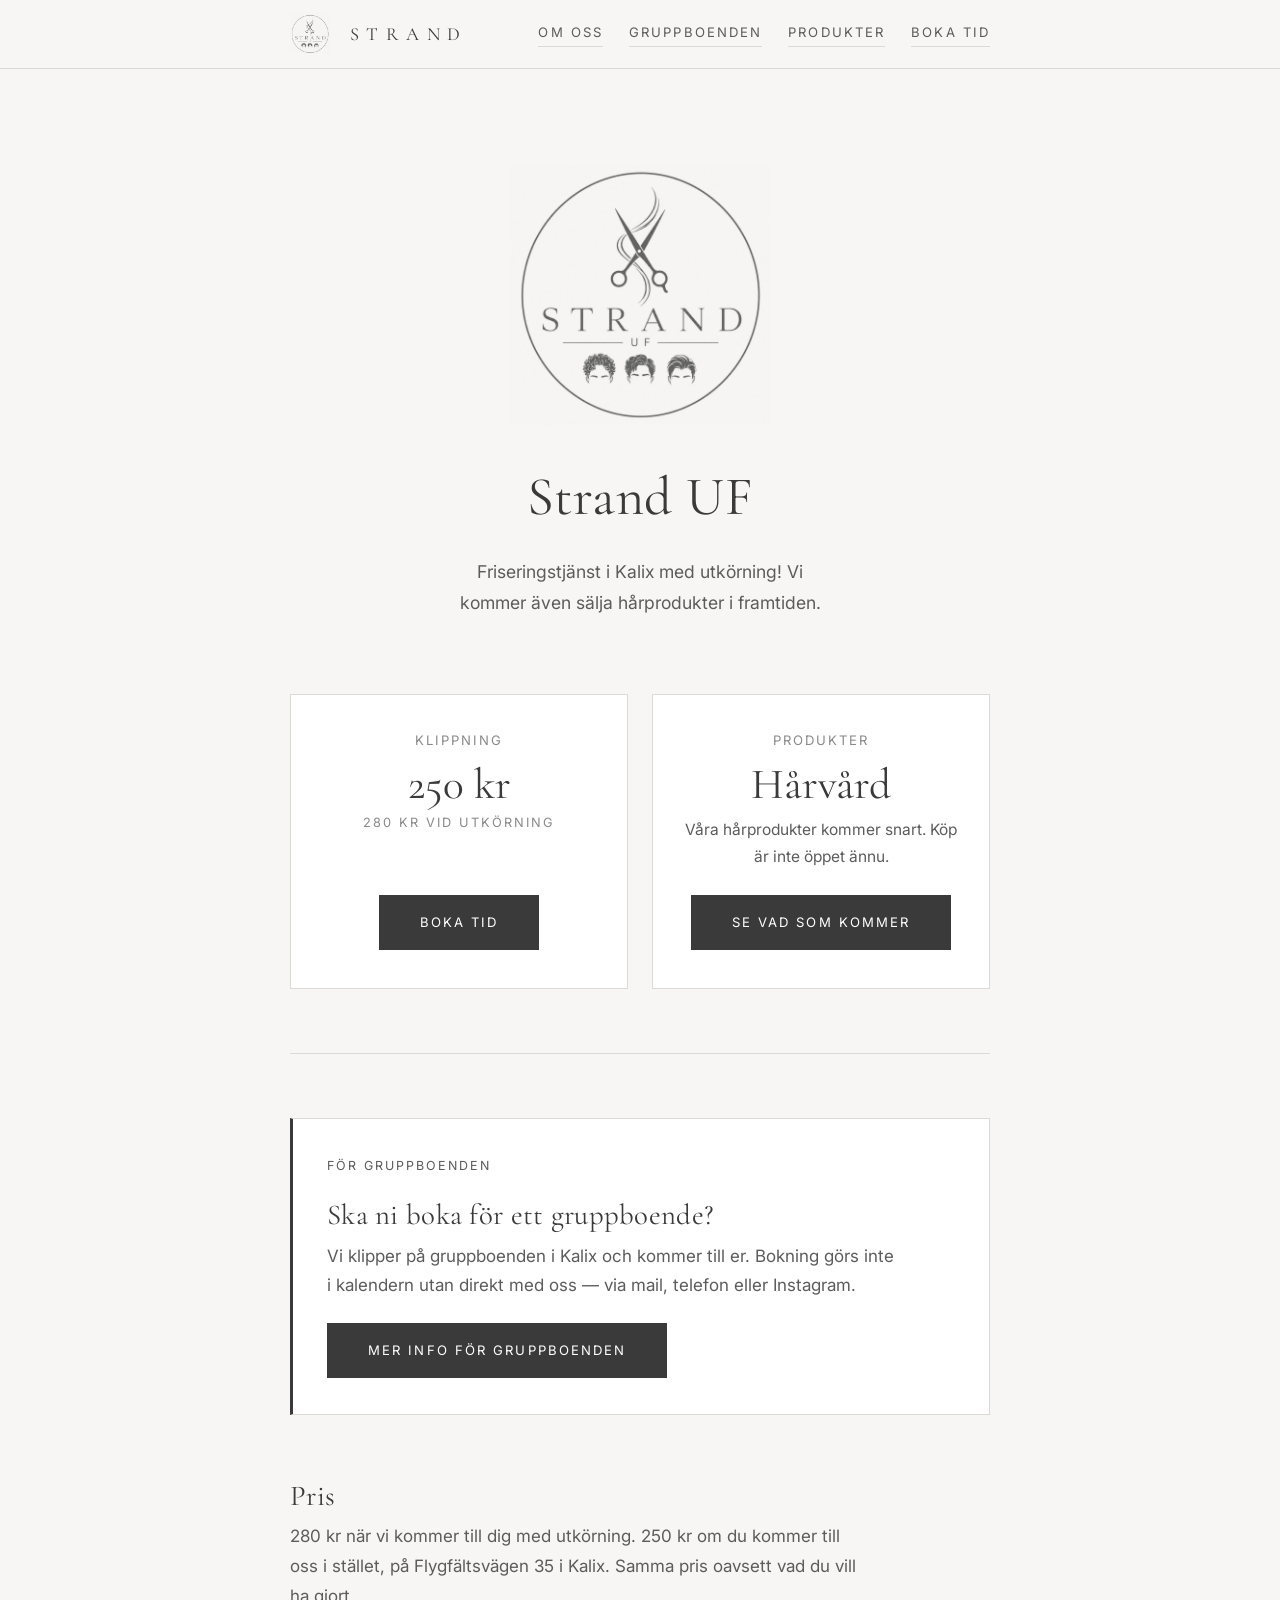
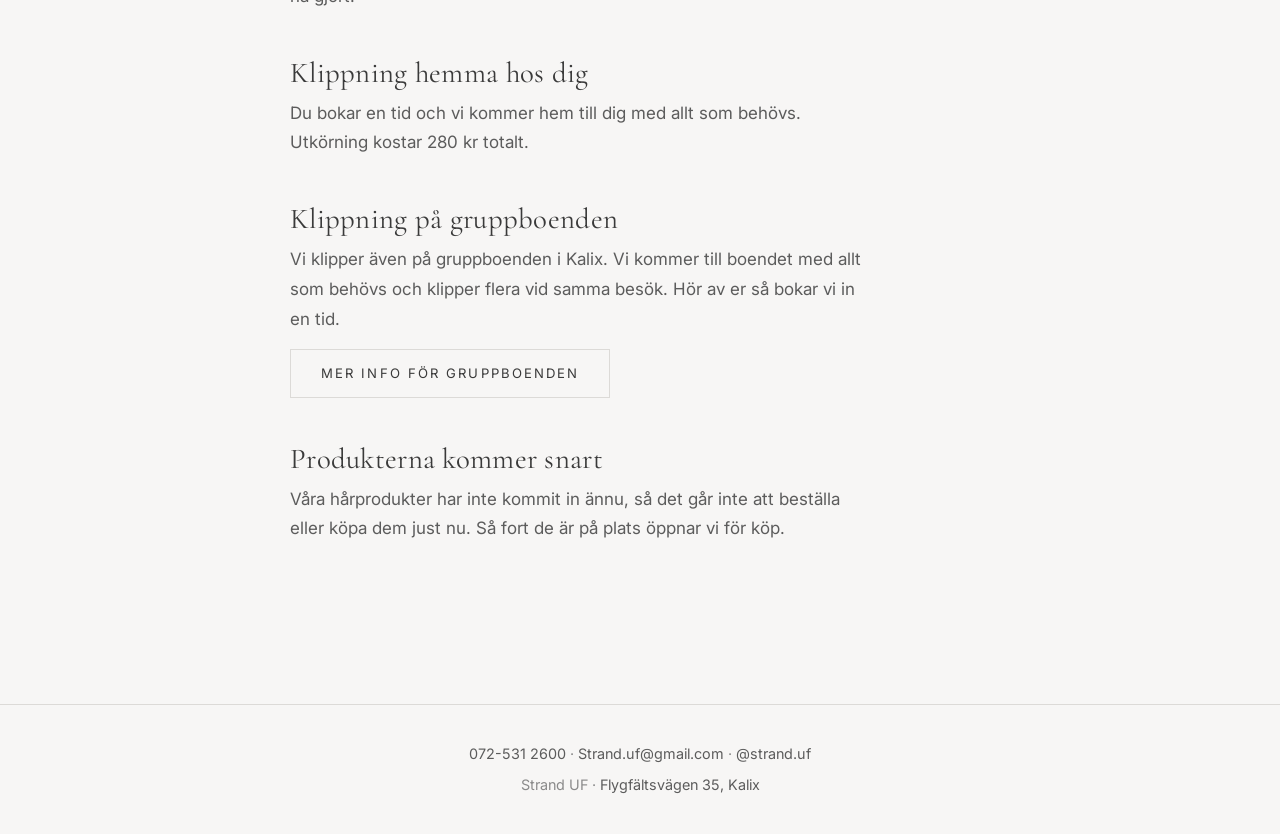
<file: index.html>
<!DOCTYPE html>
<html lang="sv">
<head>
  <meta charset="UTF-8">
  <meta name="viewport" content="width=device-width, initial-scale=1">
  <title>Frisör i Kalix med utkörning – Strand UF</title>
  <meta name="description" content="Strand UF klipper hår i Kalix. 280 kr när vi kommer hem till dig, 250 kr om du kommer till oss på Flygfältsvägen 35. Boka tid direkt i kalendern.">
  <link rel="canonical" href="https://stranduf.se/">
  <meta name="robots" content="index, follow, max-image-preview:large, max-snippet:-1">
  <meta name="author" content="Strand UF">
  <meta name="theme-color" content="#3a3a3a">
  <meta name="geo.region" content="SE-BD">
  <meta name="geo.placename" content="Kalix">

  <!-- Open Graph: rubrik och bild när länken delas i sociala medier. -->
  <meta property="og:type" content="website">
  <meta property="og:site_name" content="Strand UF">
  <meta property="og:locale" content="sv_SE">
  <meta property="og:title" content="Frisör i Kalix med utkörning – Strand UF">
  <meta property="og:description" content="Strand UF klipper hår i Kalix. 280 kr när vi kommer hem till dig, 250 kr om du kommer till oss på Flygfältsvägen 35. Boka tid direkt i kalendern.">
  <meta property="og:url" content="https://stranduf.se/">
  <meta property="og:image" content="https://stranduf.se/images/logo.png">
  <meta property="og:image:width" content="1080">
  <meta property="og:image:height" content="1080">
  <meta property="og:image:alt" content="Strand UF:s logotyp">
  <meta name="twitter:card" content="summary_large_image">
  <meta name="twitter:title" content="Frisör i Kalix med utkörning – Strand UF">
  <meta name="twitter:description" content="Strand UF klipper hår i Kalix. 280 kr när vi kommer hem till dig, 250 kr om du kommer till oss på Flygfältsvägen 35. Boka tid direkt i kalendern.">
  <meta name="twitter:image" content="https://stranduf.se/images/logo.png">

  <link rel="preconnect" href="https://fonts.googleapis.com">
  <link rel="preconnect" href="https://fonts.gstatic.com" crossorigin>
  <link href="https://fonts.googleapis.com/css2?family=Cormorant+Garamond:wght@400;500&family=Inter:wght@400;500&display=swap" rel="stylesheet">
  <link rel="icon" href="images/logo.png">
  <link rel="apple-touch-icon" href="images/logo.png">
  <link rel="stylesheet" href="css/style.css">

  <!-- Strukturerad data: Google kan visa öppettider, pris och kontaktuppgifter. -->
  <script type="application/ld+json">
  {
    "@context": "https://schema.org",
    "@type": "HairSalon",
    "@id": "https://stranduf.se/#strand-uf",
    "name": "Strand UF",
    "description": "UF-företag i Kalix som klipper hår med utkörning och säljer hårprodukter.",
    "url": "https://stranduf.se/",
    "logo": "https://stranduf.se/images/logo.png",
    "image": "https://stranduf.se/images/logo.png",
    "telephone": "+46725312600",
    "email": "Strand.uf@gmail.com",
    "priceRange": "250–280 kr",
    "currenciesAccepted": "SEK",
    "address": {
      "@type": "PostalAddress",
      "streetAddress": "Flygfältsvägen 35",
      "addressLocality": "Kalix",
      "addressCountry": "SE"
    },
    "areaServed": {
      "@type": "City",
      "name": "Kalix"
    },
    "sameAs": ["https://www.instagram.com/strand.uf"],
    "makesOffer": [
      {
        "@type": "Offer",
        "name": "Klippning med utkörning",
        "description": "Vi kommer hem till dig i Kalix med allt som behövs.",
        "price": "280",
        "priceCurrency": "SEK",
        "availability": "https://schema.org/InStock"
      },
      {
        "@type": "Offer",
        "name": "Klippning hos oss",
        "description": "Du kommer till oss på Flygfältsvägen 35 i Kalix.",
        "price": "250",
        "priceCurrency": "SEK",
        "availability": "https://schema.org/InStock"
      },
      {
        "@type": "Offer",
        "name": "Klippning på gruppboende",
        "description": "Vi kommer till boendet och klipper flera vid samma besök.",
        "price": "280",
        "priceCurrency": "SEK",
        "availability": "https://schema.org/InStock"
      }
    ]
  }
  </script>

</head>
<body>

  <header class="site-header">
    <div class="wrap">
      <a class="wordmark" href="index.html">
        <img class="wordmark-logo" src="images/logo.png" alt="" width="1080" height="1080" decoding="async">
        <span>Strand</span>
      </a>
      <nav>
        <a href="om-oss.html">Om oss</a>
        <a href="gruppboenden.html">Gruppboenden</a>
        <a href="produkter.html">Produkter</a>
        <a href="boka.html">Boka tid</a>
      </nav>
    </div>
  </header>

  <main>
    <div class="wrap">

      <section class="hero">

        <!-- LOGGAN: spara originalbilden som images/logo.png.
             Ingenting är ändrat på den, hela loggan visas som den är. -->
        <img class="mark" src="images/logo.png" alt="Strand UF:s logotyp" width="1080" height="1080" fetchpriority="high" decoding="async">

        <h1>Strand UF</h1>
        <p class="lead">Friseringstjänst i Kalix med utkörning! Vi kommer även sälja hårprodukter i framtiden.</p>
      </section>

      <!-- Två likvärdiga val: boka klippning eller köpa produkter. -->
      <section class="paths">

        <div class="path">
          <h2>Klippning</h2>
          <p class="price">250 kr</p>
          <p class="price-note">280 kr vid utkörning</p>
          <a class="btn" href="boka.html">Boka tid</a>
        </div>

        <div class="path">
          <h2>Produkter</h2>
          <p class="price">Hårvård</p>
          <p class="path-text">Våra hårprodukter kommer snart. Köp är inte öppet ännu.</p>
          <a class="btn" href="produkter.html">Se vad som kommer</a>
        </div>

      </section>

      <!-- Gruppboenden bokas inte i kalendern — egen sida med kontaktvägarna. -->
      <section class="notice">
        <p class="notice-label">För gruppboenden</p>
        <h2>Ska ni boka för ett gruppboende?</h2>
        <p>Vi klipper på gruppboenden i Kalix och kommer till er. Bokning görs inte i
           kalendern utan direkt med oss — via mail, telefon eller Instagram.</p>
        <a class="btn" href="gruppboenden.html">Mer info för gruppboenden</a>
      </section>

      <section class="rows">

        <div class="row">
          <h2>Pris</h2>
          <p>280 kr när vi kommer till dig med utkörning. 250 kr om du kommer till oss
             i stället, på Flygfältsvägen 35 i Kalix. Samma pris oavsett vad du vill ha gjort.</p>
        </div>

        <div class="row">
          <h2>Klippning hemma hos dig</h2>
          <p>Du bokar en tid och vi kommer hem till dig med allt som behövs. Utkörning
             kostar 280 kr totalt.</p>
        </div>

        <div class="row">
          <h2>Klippning på gruppboenden</h2>
          <p>Vi klipper även på gruppboenden i Kalix. Vi kommer till boendet med allt som
             behövs och klipper flera vid samma besök. Hör av er så bokar vi in en tid.</p>
          <a class="btn btn-ghost" href="gruppboenden.html">Mer info för gruppboenden</a>
        </div>

        <div class="row">
          <h2>Produkterna kommer snart</h2>
          <p>Våra hårprodukter har inte kommit in ännu, så det går inte att beställa eller köpa dem just nu.
             Så fort de är på plats öppnar vi för köp.</p>
        </div>

      </section>

    </div>
  </main>

  <footer class="site-footer">
    <div class="wrap">
      <p><a href="tel:+46725312600">072-531 2600</a> · <a href="mailto:Strand.uf@gmail.com">Strand.uf@gmail.com</a> · <a href="https://instagram.com/strand.uf" target="_blank" rel="noopener">@strand.uf</a></p>
      <p>Strand UF · <a href="https://maps.google.com/?q=Flygfältsvägen+35+Kalix" target="_blank" rel="noopener">Flygfältsvägen 35, Kalix</a></p>
    </div>
  </footer>

</body>
</html>
</file>
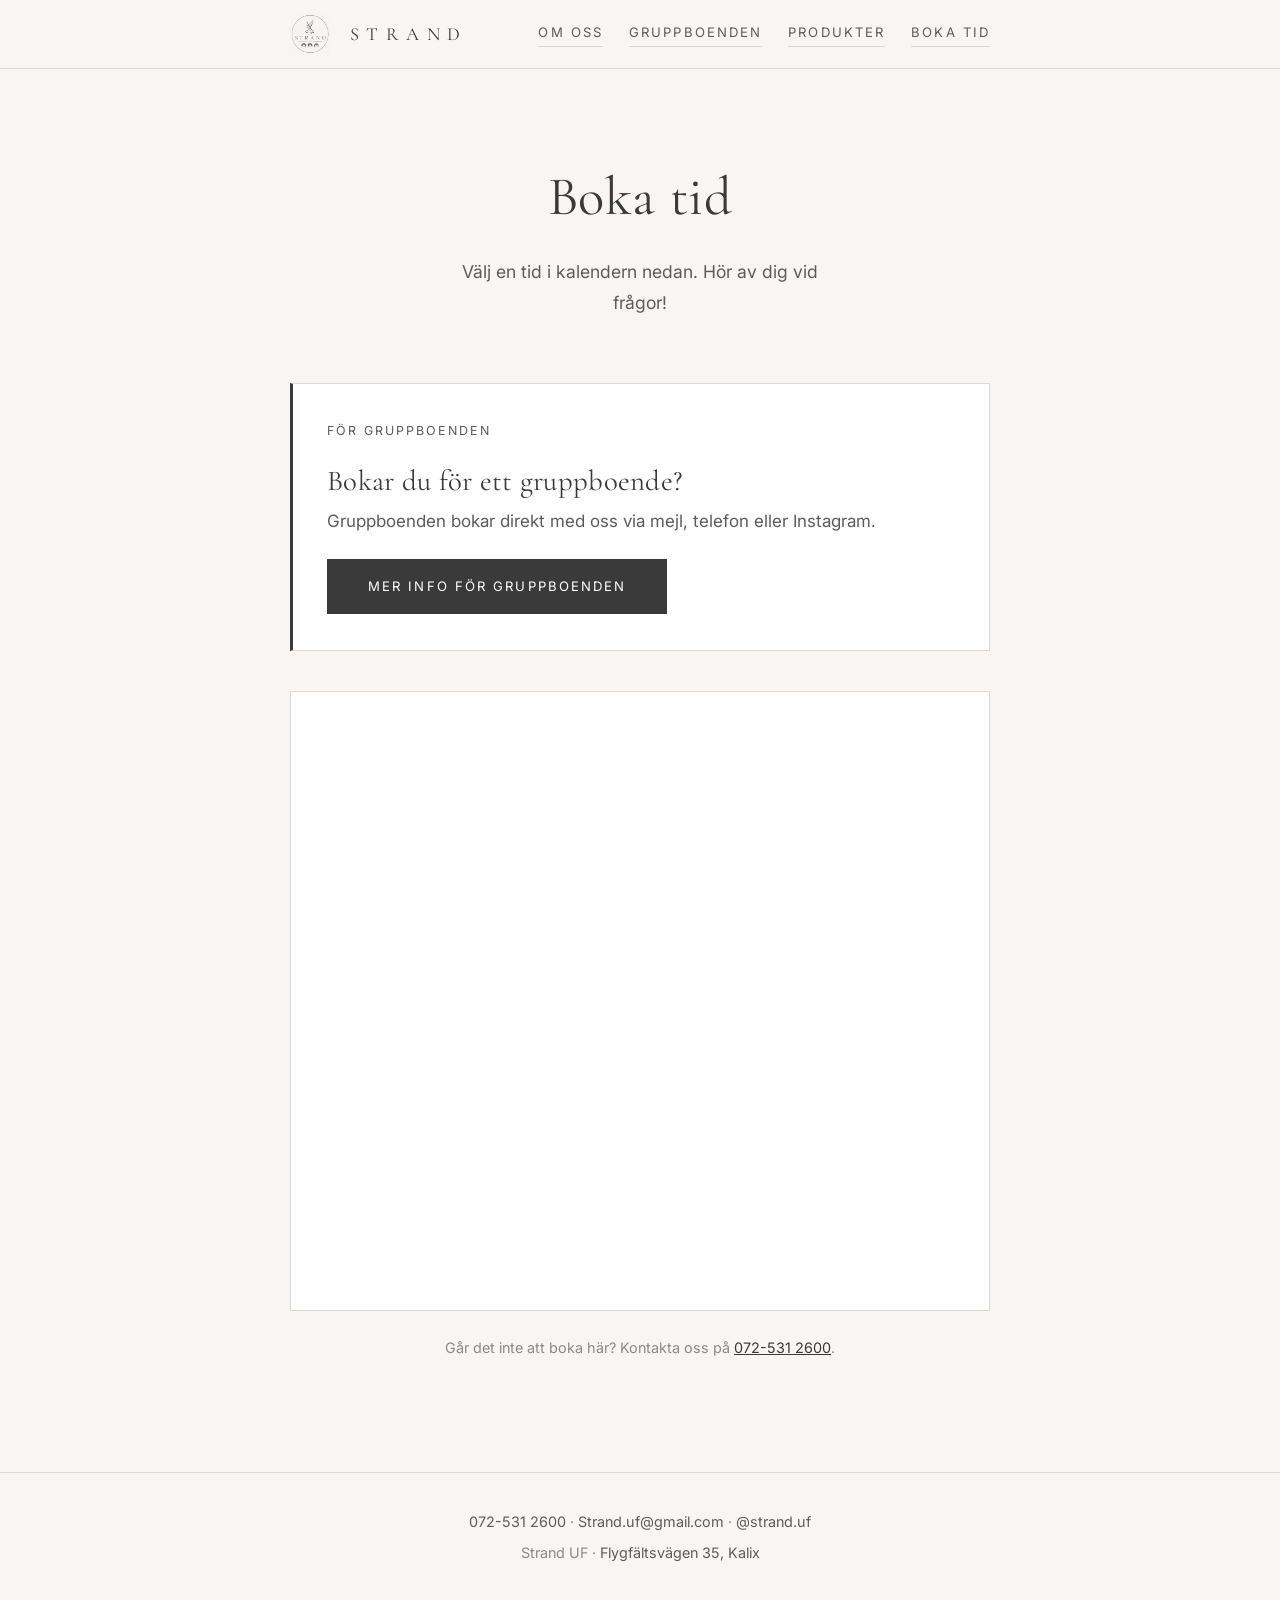
<file: boka.html>
<!DOCTYPE html>
<html lang="sv">
<head>
  <meta charset="UTF-8">
  <meta name="viewport" content="width=device-width, initial-scale=1">
  <title>Boka klippning i Kalix – Strand UF</title>
  <meta name="description" content="Boka tid för klippning hos Strand UF i Kalix. Välj en ledig tid i kalendern. 280 kr med utkörning hem till dig, 250 kr om du kommer till oss.">
  <link rel="canonical" href="https://stranduf.se/boka.html">
  <meta name="robots" content="index, follow, max-image-preview:large, max-snippet:-1">
  <meta name="author" content="Strand UF">
  <meta name="theme-color" content="#3a3a3a">
  <meta name="geo.region" content="SE-BD">
  <meta name="geo.placename" content="Kalix">

  <!-- Open Graph: rubrik och bild när länken delas i sociala medier. -->
  <meta property="og:type" content="website">
  <meta property="og:site_name" content="Strand UF">
  <meta property="og:locale" content="sv_SE">
  <meta property="og:title" content="Boka klippning i Kalix – Strand UF">
  <meta property="og:description" content="Boka tid för klippning hos Strand UF i Kalix. Välj en ledig tid i kalendern. 280 kr med utkörning hem till dig, 250 kr om du kommer till oss.">
  <meta property="og:url" content="https://stranduf.se/boka.html">
  <meta property="og:image" content="https://stranduf.se/images/logo.png">
  <meta property="og:image:width" content="1080">
  <meta property="og:image:height" content="1080">
  <meta property="og:image:alt" content="Strand UF:s logotyp">
  <meta name="twitter:card" content="summary_large_image">
  <meta name="twitter:title" content="Boka klippning i Kalix – Strand UF">
  <meta name="twitter:description" content="Boka tid för klippning hos Strand UF i Kalix. Välj en ledig tid i kalendern. 280 kr med utkörning hem till dig, 250 kr om du kommer till oss.">
  <meta name="twitter:image" content="https://stranduf.se/images/logo.png">

  <link rel="preconnect" href="https://fonts.googleapis.com">
  <link rel="preconnect" href="https://fonts.gstatic.com" crossorigin>
  <link href="https://fonts.googleapis.com/css2?family=Cormorant+Garamond:wght@400;500&family=Inter:wght@400;500&display=swap" rel="stylesheet">
  <link rel="icon" href="images/logo.png">
  <link rel="apple-touch-icon" href="images/logo.png">
  <link rel="stylesheet" href="css/style.css">

  <!-- Strukturerad data: brödsmulor så Google visar sidans plats i menyn. -->
  <script type="application/ld+json">
  {
    "@context": "https://schema.org",
    "@type": "BreadcrumbList",
    "itemListElement": [
      { "@type": "ListItem", "position": 1, "name": "Start", "item": "https://stranduf.se/" },
      { "@type": "ListItem", "position": 2, "name": "Boka tid", "item": "https://stranduf.se/boka.html" }
    ]
  }
  </script>

</head>
<body>

  <header class="site-header">
    <div class="wrap">
      <a class="wordmark" href="index.html">
        <img class="wordmark-logo" src="images/logo.png" alt="" width="1080" height="1080" decoding="async">
        <span>Strand</span>
      </a>
      <nav>
        <a href="om-oss.html">Om oss</a>
        <a href="gruppboenden.html">Gruppboenden</a>
        <a href="produkter.html">Produkter</a>
        <a href="boka.html">Boka tid</a>
      </nav>
    </div>
  </header>

  <main>
    <div class="wrap">
      <div class="page-head">
        <h1>Boka tid</h1>
        <p class="lead">Välj en tid i kalendern nedan. Hör av dig vid frågor!</p>
      </div>

      <!-- Gruppboenden bokar inte via kalendern - hänvisa dem vidare direkt. -->
      <section class="notice">
        <p class="notice-label">För gruppboenden</p>
        <h2>Bokar du för ett gruppboende?</h2>
        <p>Gruppboenden bokar direkt med oss via mejl, telefon eller Instagram.</p>
        <a class="btn" href="gruppboenden.html">Mer info för gruppboenden</a>
      </section>

      <!-- cal.com inbäddad kalender -->
      <div class="cal-embed" id="cal-inline">
        <noscript>
          <div class="cal-fallback">
            <a href="https://cal.com/strand-uf-n9vhuy/harklippnings" target="_blank" rel="noopener">Boka via cal.com</a>
          </div>
        </noscript>
      </div>

      <p class="fine">
        Går det inte att boka här? Kontakta oss på <a href="tel:+46725312600">072-531 2600</a>.
      </p>
    </div>
  </main>

  <footer class="site-footer">
    <div class="wrap">
      <p><a href="tel:+46725312600">072-531 2600</a> · <a href="mailto:Strand.uf@gmail.com">Strand.uf@gmail.com</a> · <a href="https://instagram.com/strand.uf" target="_blank" rel="noopener">@strand.uf</a></p>
      <p>Strand UF · <a href="https://maps.google.com/?q=Flygfältsvägen+35+Kalix" target="_blank" rel="noopener">Flygfältsvägen 35, Kalix</a></p>
    </div>
  </footer>

  <!-- cal.com — CAL_LINK är den del av er cal.com-adress som kommer efter cal.com/ -->
  <script>
    var CAL_LINK = "strand-uf-n9vhuy/harklippnings";
  </script>
  <script type="text/javascript">
    (function (C, A, L) { let p = function (a, ar) { a.q.push(ar); }; let d = C.document; C.Cal = C.Cal || function () { let cal = C.Cal; let ar = arguments; if (!cal.loaded) { cal.ns = {}; cal.q = cal.q || []; d.head.appendChild(d.createElement("script")).src = A; cal.loaded = true; } if (ar[0] === L) { const api = function () { p(api, arguments); }; const namespace = ar[1]; api.q = api.q || []; if (typeof namespace === "string") { cal.ns[namespace] = cal.ns[namespace] || api; p(cal.ns[namespace], ar); p(cal, ["initNamespace", namespace]); } else p(cal, ar); return; } p(cal, ar); }; })(window, "https://app.cal.com/embed/embed.js", "init");

    Cal("init", { origin: "https://cal.com" });

    Cal("inline", {
      elementOrSelector: "#cal-inline",
      calLink: CAL_LINK,
      layout: "month_view"
    });

    Cal("ui", {
      layout: "month_view",
      hideEventTypeDetails: false,
      cssVarsPerTheme: {
        light: { "cal-brand": "#3a3a3a" }
      }
    });
  </script>

</body>
</html>
</file>
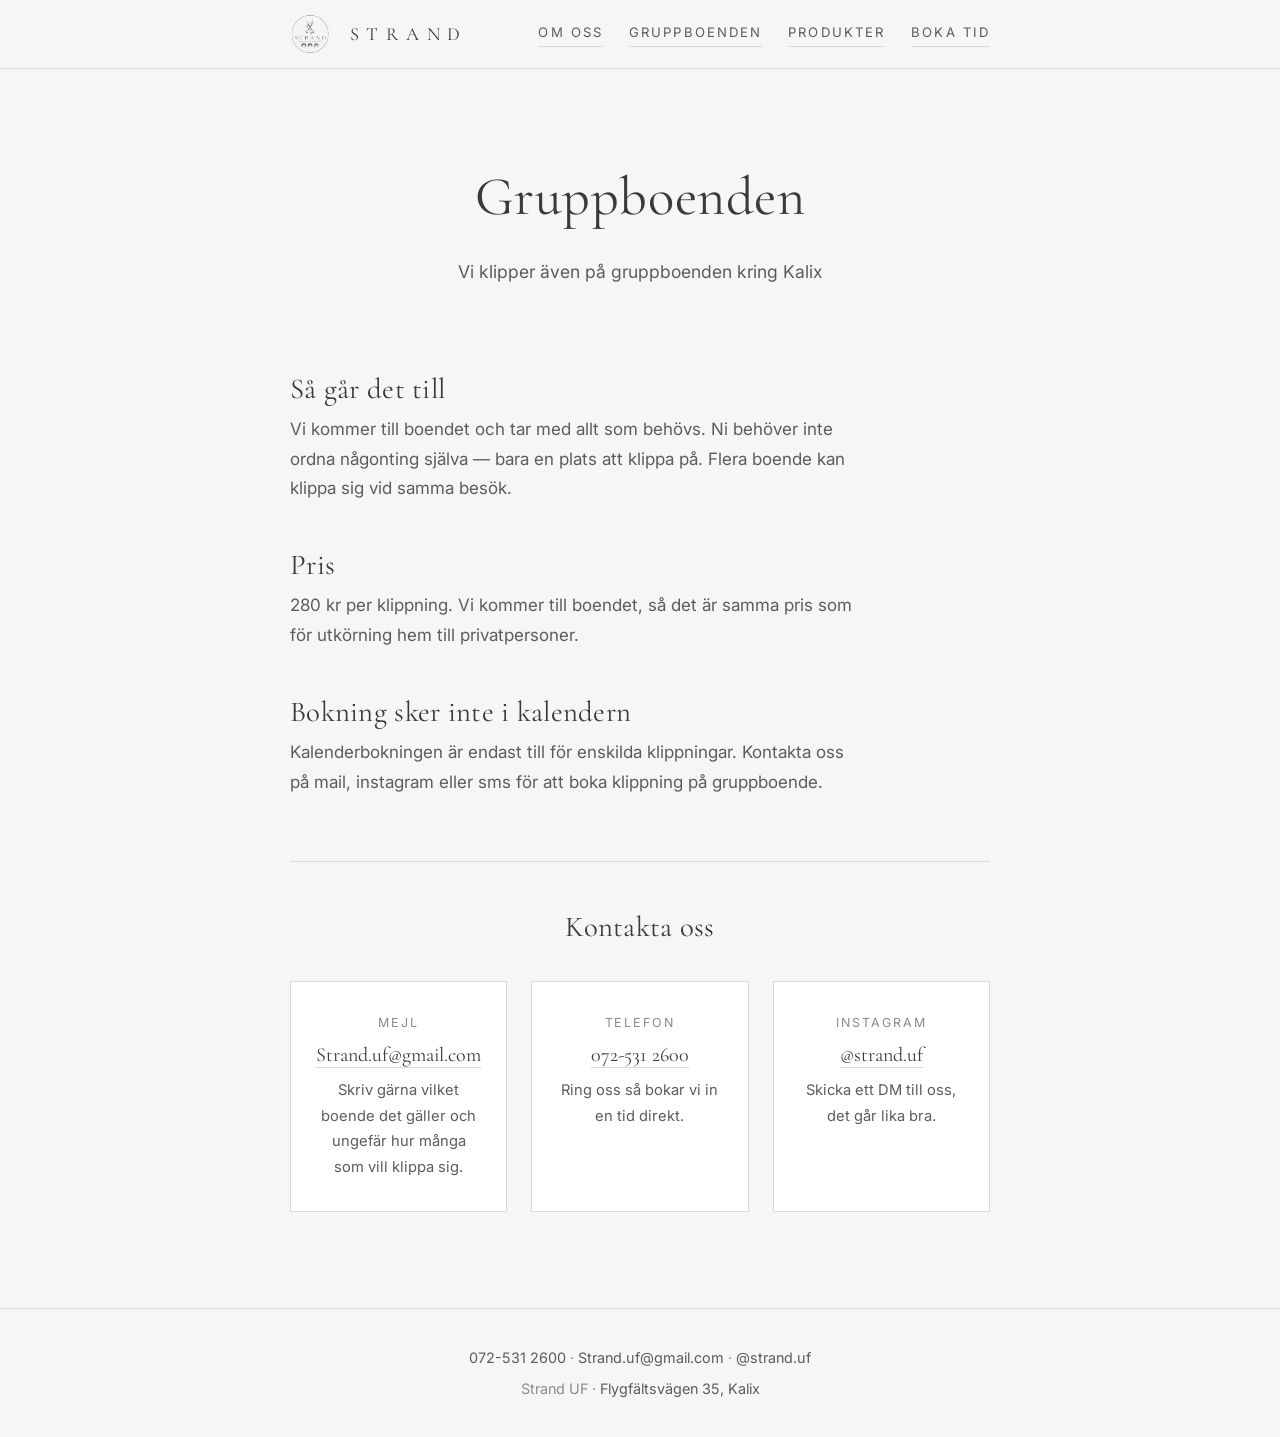
<file: gruppboenden.html>
<!DOCTYPE html>
<html lang="sv">
<head>
  <meta charset="UTF-8">
  <meta name="viewport" content="width=device-width, initial-scale=1">
  <title>Klippning på gruppboenden i Kalix – Strand UF</title>
  <meta name="description" content="Strand UF kommer till gruppboenden i Kalix och klipper flera boende vid samma besök. 280 kr per klippning. Boka via mejl, telefon eller Instagram.">
  <link rel="canonical" href="https://stranduf.se/gruppboenden.html">
  <meta name="robots" content="index, follow, max-image-preview:large, max-snippet:-1">
  <meta name="author" content="Strand UF">
  <meta name="theme-color" content="#3a3a3a">
  <meta name="geo.region" content="SE-BD">
  <meta name="geo.placename" content="Kalix">

  <!-- Open Graph: rubrik och bild när länken delas i sociala medier. -->
  <meta property="og:type" content="website">
  <meta property="og:site_name" content="Strand UF">
  <meta property="og:locale" content="sv_SE">
  <meta property="og:title" content="Klippning på gruppboenden i Kalix – Strand UF">
  <meta property="og:description" content="Strand UF kommer till gruppboenden i Kalix och klipper flera boende vid samma besök. 280 kr per klippning. Boka via mejl, telefon eller Instagram.">
  <meta property="og:url" content="https://stranduf.se/gruppboenden.html">
  <meta property="og:image" content="https://stranduf.se/images/logo.png">
  <meta property="og:image:width" content="1080">
  <meta property="og:image:height" content="1080">
  <meta property="og:image:alt" content="Strand UF:s logotyp">
  <meta name="twitter:card" content="summary_large_image">
  <meta name="twitter:title" content="Klippning på gruppboenden i Kalix – Strand UF">
  <meta name="twitter:description" content="Strand UF kommer till gruppboenden i Kalix och klipper flera boende vid samma besök. 280 kr per klippning. Boka via mejl, telefon eller Instagram.">
  <meta name="twitter:image" content="https://stranduf.se/images/logo.png">

  <link rel="preconnect" href="https://fonts.googleapis.com">
  <link rel="preconnect" href="https://fonts.gstatic.com" crossorigin>
  <link href="https://fonts.googleapis.com/css2?family=Cormorant+Garamond:wght@400;500&family=Inter:wght@400;500&display=swap" rel="stylesheet">
  <link rel="icon" href="images/logo.png">
  <link rel="apple-touch-icon" href="images/logo.png">
  <link rel="stylesheet" href="css/style.css">

  <!-- Strukturerad data: brödsmulor så Google visar sidans plats i menyn. -->
  <script type="application/ld+json">
  {
    "@context": "https://schema.org",
    "@type": "BreadcrumbList",
    "itemListElement": [
      { "@type": "ListItem", "position": 1, "name": "Start", "item": "https://stranduf.se/" },
      { "@type": "ListItem", "position": 2, "name": "Gruppboenden", "item": "https://stranduf.se/gruppboenden.html" }
    ]
  }
  </script>

</head>
<body>

  <header class="site-header">
    <div class="wrap">
      <a class="wordmark" href="index.html">
        <img class="wordmark-logo" src="images/logo.png" alt="" width="1080" height="1080" decoding="async">
        <span>Strand</span>
      </a>
      <nav>
        <a href="om-oss.html">Om oss</a>
        <a href="gruppboenden.html">Gruppboenden</a>
        <a href="produkter.html">Produkter</a>
        <a href="boka.html">Boka tid</a>
      </nav>
    </div>
  </header>

  <main>
    <div class="wrap">

      <div class="page-head">
        <h1>Gruppboenden</h1>
        <p class="lead">Vi klipper även på gruppboenden kring Kalix</p>
      </div>

      <section class="rows">

        <div class="row">
          <h2>Så går det till</h2>
          <p>Vi kommer till boendet och tar med allt som behövs. Ni behöver inte ordna
             någonting själva — bara en plats att klippa på. Flera boende kan klippa sig
             vid samma besök.</p>
        </div>

        <div class="row">
          <h2>Pris</h2>
          <p>280 kr per klippning. Vi kommer till boendet, så det är samma pris som för
             utkörning hem till privatpersoner.</p>
        </div>

        <div class="row">
          <h2>Bokning sker inte i kalendern</h2>
          <p>Kalenderbokningen är endast till för enskilda klippningar. Kontakta oss på mail, instagram eller sms för att boka klippning på gruppboende.</p>
        </div>

      </section>

      <!-- Tre sätt att nå oss: mejl, telefon och Instagram. -->
      <section class="contact">
        <h2 class="contact-head">Kontakta oss</h2>

        <div class="contact-list">

          <div class="contact-card">
            <p class="contact-label">Mejl</p>
            <p class="contact-value"><a href="mailto:Strand.uf@gmail.com">Strand.uf@gmail.com</a></p>
            <p class="contact-text">Skriv gärna vilket boende det gäller och ungefär hur
               många som vill klippa sig.</p>
          </div>

          <div class="contact-card">
            <p class="contact-label">Telefon</p>
            <p class="contact-value"><a href="tel:+46725312600">072-531 2600</a></p>
            <p class="contact-text">Ring oss så bokar vi in en tid direkt.</p>
          </div>

          <div class="contact-card">
            <p class="contact-label">Instagram</p>
            <p class="contact-value"><a href="https://instagram.com/strand.uf" target="_blank" rel="noopener">@strand.uf</a></p>
            <p class="contact-text">Skicka ett DM till oss, det går lika bra.</p>
          </div>

        </div>
      </section>

    </div>
  </main>

  <footer class="site-footer">
    <div class="wrap">
      <p><a href="tel:+46725312600">072-531 2600</a> · <a href="mailto:Strand.uf@gmail.com">Strand.uf@gmail.com</a> · <a href="https://instagram.com/strand.uf" target="_blank" rel="noopener">@strand.uf</a></p>
      <p>Strand UF · <a href="https://maps.google.com/?q=Flygfältsvägen+35+Kalix" target="_blank" rel="noopener">Flygfältsvägen 35, Kalix</a></p>
    </div>
  </footer>

</body>
</html>
</file>
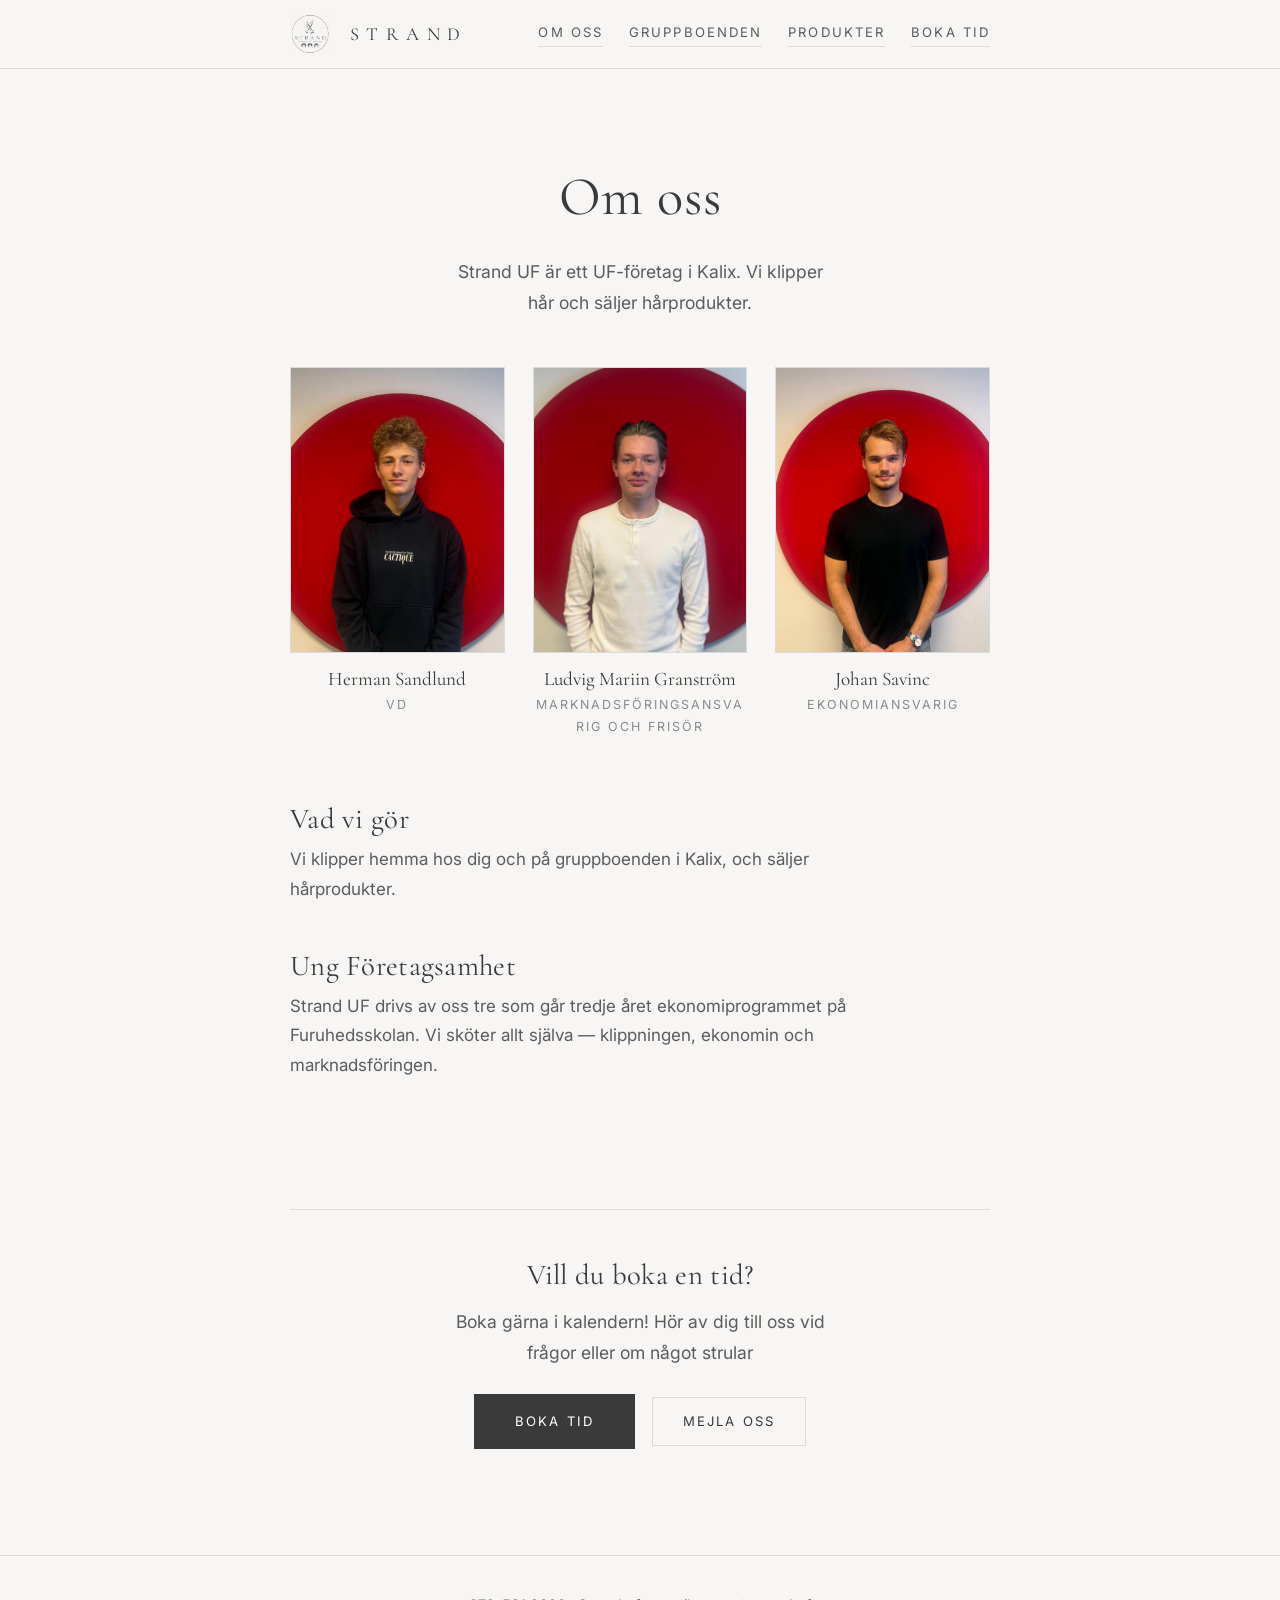
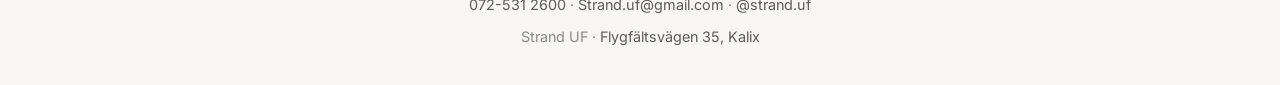
<file: om-oss.html>
<!DOCTYPE html>
<html lang="sv">
<head>
  <meta charset="UTF-8">
  <meta name="viewport" content="width=device-width, initial-scale=1">
  <title>Om oss – Strand UF, UF-företag i Kalix</title>
  <meta name="description" content="Strand UF är ett UF-företag från Furuhedsskolan i Kalix som klipper hår och säljer hårprodukter. Här är vi tre som driver företaget.">
  <link rel="canonical" href="https://stranduf.se/om-oss.html">
  <meta name="robots" content="index, follow, max-image-preview:large, max-snippet:-1">
  <meta name="author" content="Strand UF">
  <meta name="theme-color" content="#3a3a3a">
  <meta name="geo.region" content="SE-BD">
  <meta name="geo.placename" content="Kalix">

  <!-- Open Graph: rubrik och bild när länken delas i sociala medier. -->
  <meta property="og:type" content="website">
  <meta property="og:site_name" content="Strand UF">
  <meta property="og:locale" content="sv_SE">
  <meta property="og:title" content="Om oss – Strand UF, UF-företag i Kalix">
  <meta property="og:description" content="Strand UF är ett UF-företag från Furuhedsskolan i Kalix som klipper hår och säljer hårprodukter. Här är vi tre som driver företaget.">
  <meta property="og:url" content="https://stranduf.se/om-oss.html">
  <meta property="og:image" content="https://stranduf.se/images/logo.png">
  <meta property="og:image:width" content="1080">
  <meta property="og:image:height" content="1080">
  <meta property="og:image:alt" content="Strand UF:s logotyp">
  <meta name="twitter:card" content="summary_large_image">
  <meta name="twitter:title" content="Om oss – Strand UF, UF-företag i Kalix">
  <meta name="twitter:description" content="Strand UF är ett UF-företag från Furuhedsskolan i Kalix som klipper hår och säljer hårprodukter. Här är vi tre som driver företaget.">
  <meta name="twitter:image" content="https://stranduf.se/images/logo.png">

  <link rel="preconnect" href="https://fonts.googleapis.com">
  <link rel="preconnect" href="https://fonts.gstatic.com" crossorigin>
  <link href="https://fonts.googleapis.com/css2?family=Cormorant+Garamond:wght@400;500&family=Inter:wght@400;500&display=swap" rel="stylesheet">
  <link rel="icon" href="images/logo.png">
  <link rel="apple-touch-icon" href="images/logo.png">
  <link rel="stylesheet" href="css/style.css">

  <!-- Strukturerad data: brödsmulor så Google visar sidans plats i menyn. -->
  <script type="application/ld+json">
  {
    "@context": "https://schema.org",
    "@type": "BreadcrumbList",
    "itemListElement": [
      { "@type": "ListItem", "position": 1, "name": "Start", "item": "https://stranduf.se/" },
      { "@type": "ListItem", "position": 2, "name": "Om oss", "item": "https://stranduf.se/om-oss.html" }
    ]
  }
  </script>

</head>
<body>

  <header class="site-header">
    <div class="wrap">
      <a class="wordmark" href="index.html">
        <img class="wordmark-logo" src="images/logo.png" alt="" width="1080" height="1080" decoding="async">
        <span>Strand</span>
      </a>
      <nav>
        <a href="om-oss.html">Om oss</a>
        <a href="gruppboenden.html">Gruppboenden</a>
        <a href="produkter.html">Produkter</a>
        <a href="boka.html">Boka tid</a>
      </nav>
    </div>
  </header>

  <main>
    <div class="wrap">
      <div class="page-head">
        <h1>Om oss</h1>
        <p class="lead">Strand UF är ett UF-företag i Kalix. Vi klipper hår och säljer hårprodukter.</p>
      </div>

      <!-- ===========================================================
           Vi tre. Bilderna ligger i images/om-oss/ och namn och roll
           står under varje bild.
           =========================================================== -->
      <ul class="team-list">
        <li class="team-member" style="--zoom: 1.560; --x: -0.2605; --y: -0.2168">
          <div class="team-photo"><img src="images/om-oss/herman.png" alt="Herman Sandlund, Strand UF" width="1170" height="1560" loading="lazy" decoding="async"></div>
          <p class="team-name">Herman Sandlund</p>
          <p class="team-role">VD</p>
        </li>
        <li class="team-member" style="--zoom: 1.368; --x: -0.1847; --y: -0.1911">
          <div class="team-photo"><img src="images/om-oss/ludvig.png" alt="Ludvig Mariin Granström, Strand UF" width="1170" height="1560" loading="lazy" decoding="async"></div>
          <p class="team-name">Ludvig Mariin Granström</p>
          <p class="team-role">Marknadsföringsansvarig och frisör</p>
        </li>
        <li class="team-member" style="--zoom: 1; --x: 0; --y: 0">
          <div class="team-photo"><img src="images/om-oss/johan.png" alt="Johan Savinc, Strand UF" width="1170" height="1560" loading="lazy" decoding="async"></div>
          <p class="team-name">Johan Savinc</p>
          <p class="team-role">Ekonomiansvarig</p>
        </li>
      </ul>

      <div class="rows">
        <div class="row">
          <h2>Vad vi gör</h2>
          <p>Vi klipper hemma hos dig och på gruppboenden i Kalix, och säljer hårprodukter.</p>
        </div>

        <div class="row">
          <h2>Ung Företagsamhet</h2>
          <p>Strand UF drivs av oss tre som går tredje året ekonomiprogrammet på Furuhedsskolan. Vi sköter
             allt själva — klippningen, ekonomin och marknadsföringen.</p>
        </div>
      </div>

      <div class="page-cta">
        <h2>Vill du boka en tid?</h2>
        <p class="lead">Boka gärna i kalendern! Hör av dig till oss vid frågor eller om något strular</p>
        <a class="btn" href="boka.html">Boka tid</a>
        <a class="btn btn-ghost" href="mailto:Strand.uf@gmail.com">Mejla oss</a>
      </div>
    </div>
  </main>

  <footer class="site-footer">
    <div class="wrap">
      <p><a href="tel:+46725312600">072-531 2600</a> · <a href="mailto:Strand.uf@gmail.com">Strand.uf@gmail.com</a> · <a href="https://instagram.com/strand.uf" target="_blank" rel="noopener">@strand.uf</a></p>
      <p>Strand UF · <a href="https://maps.google.com/?q=Flygfältsvägen+35+Kalix" target="_blank" rel="noopener">Flygfältsvägen 35, Kalix</a></p>
    </div>
  </footer>

</body>
</html>
</file>
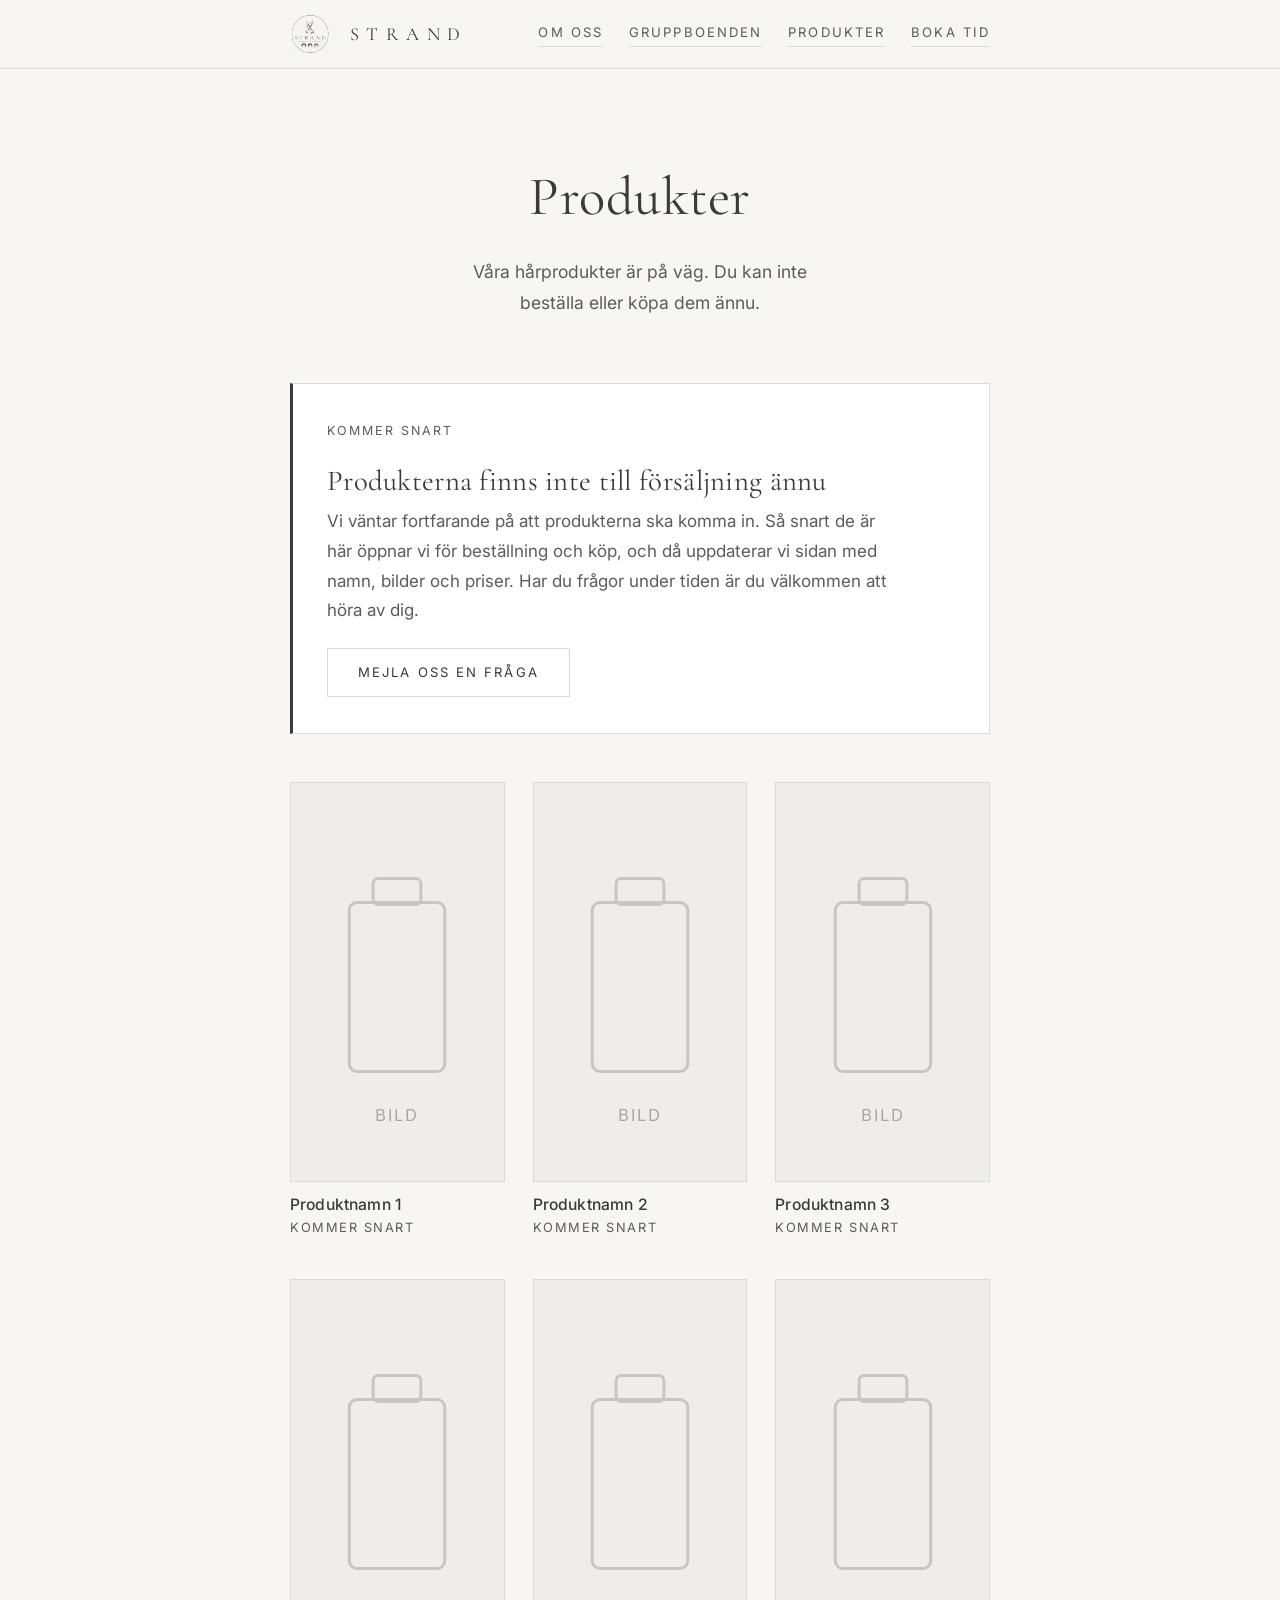
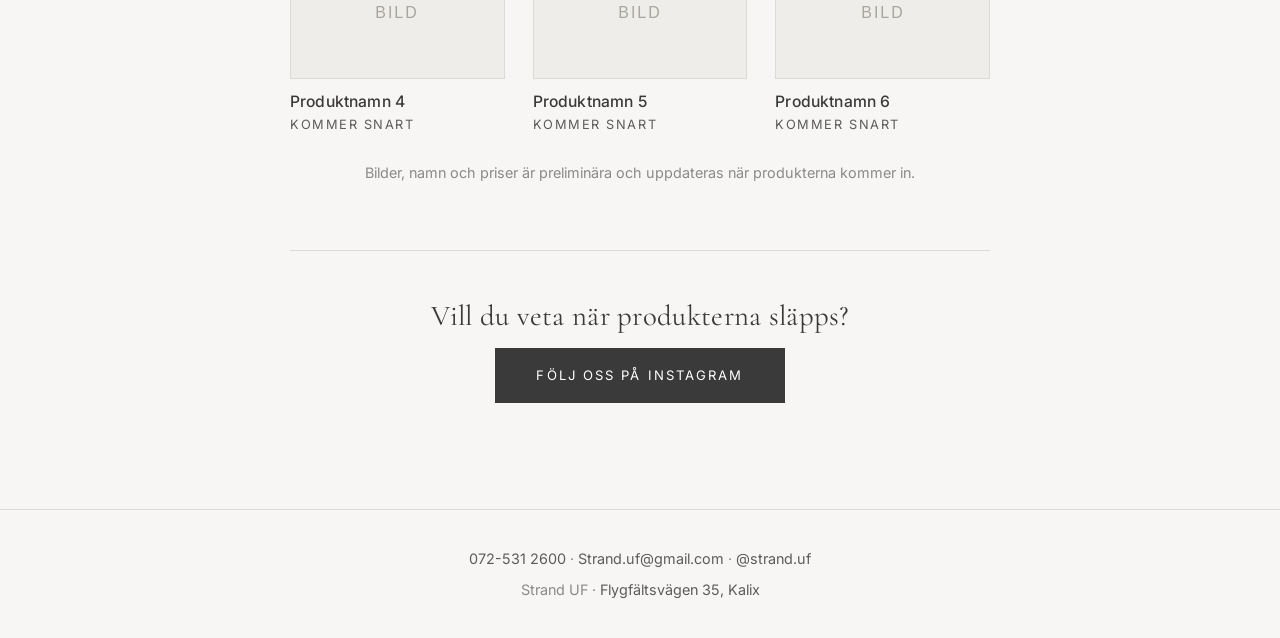
<file: produkter.html>
<!DOCTYPE html>
<html lang="sv">
<head>
  <meta charset="UTF-8">
  <meta name="viewport" content="width=device-width, initial-scale=1">
  <title>Hårprodukter – Strand UF i Kalix</title>
  <meta name="description" content="Hårprodukterna som Strand UF kommer att sälja i Kalix. Köp är inte öppet ännu – vi uppdaterar sidan med namn, bilder och priser när produkterna kommer in.">
  <link rel="canonical" href="https://stranduf.se/produkter.html">
  <meta name="robots" content="index, follow, max-image-preview:large, max-snippet:-1">
  <meta name="author" content="Strand UF">
  <meta name="theme-color" content="#3a3a3a">
  <meta name="geo.region" content="SE-BD">
  <meta name="geo.placename" content="Kalix">

  <!-- Open Graph: rubrik och bild när länken delas i sociala medier. -->
  <meta property="og:type" content="website">
  <meta property="og:site_name" content="Strand UF">
  <meta property="og:locale" content="sv_SE">
  <meta property="og:title" content="Hårprodukter – Strand UF i Kalix">
  <meta property="og:description" content="Hårprodukterna som Strand UF kommer att sälja i Kalix. Köp är inte öppet ännu – vi uppdaterar sidan med namn, bilder och priser när produkterna kommer in.">
  <meta property="og:url" content="https://stranduf.se/produkter.html">
  <meta property="og:image" content="https://stranduf.se/images/logo.png">
  <meta property="og:image:width" content="1080">
  <meta property="og:image:height" content="1080">
  <meta property="og:image:alt" content="Strand UF:s logotyp">
  <meta name="twitter:card" content="summary_large_image">
  <meta name="twitter:title" content="Hårprodukter – Strand UF i Kalix">
  <meta name="twitter:description" content="Hårprodukterna som Strand UF kommer att sälja i Kalix. Köp är inte öppet ännu – vi uppdaterar sidan med namn, bilder och priser när produkterna kommer in.">
  <meta name="twitter:image" content="https://stranduf.se/images/logo.png">

  <link rel="preconnect" href="https://fonts.googleapis.com">
  <link rel="preconnect" href="https://fonts.gstatic.com" crossorigin>
  <link href="https://fonts.googleapis.com/css2?family=Cormorant+Garamond:wght@400;500&family=Inter:wght@400;500&display=swap" rel="stylesheet">
  <link rel="icon" href="images/logo.png">
  <link rel="apple-touch-icon" href="images/logo.png">
  <link rel="stylesheet" href="css/style.css">

  <!-- Strukturerad data: brödsmulor så Google visar sidans plats i menyn. -->
  <script type="application/ld+json">
  {
    "@context": "https://schema.org",
    "@type": "BreadcrumbList",
    "itemListElement": [
      { "@type": "ListItem", "position": 1, "name": "Start", "item": "https://stranduf.se/" },
      { "@type": "ListItem", "position": 2, "name": "Produkter", "item": "https://stranduf.se/produkter.html" }
    ]
  }
  </script>

</head>
<body>

  <header class="site-header">
    <div class="wrap">
      <a class="wordmark" href="index.html">
        <img class="wordmark-logo" src="images/logo.png" alt="" width="1080" height="1080" decoding="async">
        <span>Strand</span>
      </a>
      <nav>
        <a href="om-oss.html">Om oss</a>
        <a href="gruppboenden.html">Gruppboenden</a>
        <a href="produkter.html">Produkter</a>
        <a href="boka.html">Boka tid</a>
      </nav>
    </div>
  </header>

  <main>
    <div class="wrap">
      <div class="page-head">
        <h1>Produkter</h1>
        <p class="lead">Våra hårprodukter är på väg. Du kan inte beställa eller köpa dem ännu.</p>
      </div>

      <section class="notice">
        <p class="notice-label">Kommer snart</p>
        <h2>Produkterna finns inte till försäljning ännu</h2>
        <p>Vi väntar fortfarande på att produkterna ska komma in. Så snart de är här öppnar vi
           för beställning och köp, och då uppdaterar vi sidan med namn, bilder och priser.
           Har du frågor under tiden är du välkommen att höra av dig.</p>
        <a class="btn btn-ghost" href="mailto:Strand.uf@gmail.com">Mejla oss en fråga</a>
      </section>

      <!-- ===========================================================
           Produkter. Byt ut namn, pris och bild för varje kort.
           Lägg bilderna i images/produkter/ och peka om src, t.ex.
           src="images/produkter/schampo.jpg"
           Kopiera ett <article>-block för att lägga till fler.
           När produkterna kommer in: byt ut <p class="soon">Kommer snart</p>
           mot priset, t.ex. <p>199 kr</p>
           =========================================================== -->
      <div class="products">

        <article class="product">
          <img src="images/produkter/placeholder.svg" alt="Produktnamn 1 – produktbild kommer" width="400" height="400" loading="lazy" decoding="async">
          <h2>Produktnamn 1</h2>
          <p class="soon">Kommer snart</p>
        </article>

        <article class="product">
          <img src="images/produkter/placeholder.svg" alt="Produktnamn 2 – produktbild kommer" width="400" height="400" loading="lazy" decoding="async">
          <h2>Produktnamn 2</h2>
          <p class="soon">Kommer snart</p>
        </article>

        <article class="product">
          <img src="images/produkter/placeholder.svg" alt="Produktnamn 3 – produktbild kommer" width="400" height="400" loading="lazy" decoding="async">
          <h2>Produktnamn 3</h2>
          <p class="soon">Kommer snart</p>
        </article>

        <article class="product">
          <img src="images/produkter/placeholder.svg" alt="Produktnamn 4 – produktbild kommer" width="400" height="400" loading="lazy" decoding="async">
          <h2>Produktnamn 4</h2>
          <p class="soon">Kommer snart</p>
        </article>

        <article class="product">
          <img src="images/produkter/placeholder.svg" alt="Produktnamn 5 – produktbild kommer" width="400" height="400" loading="lazy" decoding="async">
          <h2>Produktnamn 5</h2>
          <p class="soon">Kommer snart</p>
        </article>

        <article class="product">
          <img src="images/produkter/placeholder.svg" alt="Produktnamn 6 – produktbild kommer" width="400" height="400" loading="lazy" decoding="async">
          <h2>Produktnamn 6</h2>
          <p class="soon">Kommer snart</p>
        </article>

      </div>

      <p class="fine">Bilder, namn och priser är preliminära och uppdateras när produkterna kommer in.</p>

      <div class="page-cta">
        <h2>Vill du veta när produkterna släpps?</h2>
        <a class="btn" href="https://instagram.com/strand.uf" target="_blank" rel="noopener">Följ oss på Instagram</a>
      </div>
    </div>
  </main>

  <footer class="site-footer">
    <div class="wrap">
      <p><a href="tel:+46725312600">072-531 2600</a> · <a href="mailto:Strand.uf@gmail.com">Strand.uf@gmail.com</a> · <a href="https://instagram.com/strand.uf" target="_blank" rel="noopener">@strand.uf</a></p>
      <p>Strand UF · <a href="https://maps.google.com/?q=Flygfältsvägen+35+Kalix" target="_blank" rel="noopener">Flygfältsvägen 35, Kalix</a></p>
    </div>
  </footer>

</body>
</html>
</file>
<file: css/style.css>
/* ===========================================================
   Strand UF — stilmall
   Monokrom gråskala, anpassad efter loggan.
   =========================================================== */

:root {
  --bg: #f7f6f5;
  --surface: #ffffff;
  --ink: #3a3a3a;
  --ink-soft: #5c5c5c;
  --muted: #8a8a8a;
  --line: #dcdad7;

  --font-head: "Cormorant Garamond", Georgia, "Times New Roman", serif;
  --font-body: "Inter", -apple-system, BlinkMacSystemFont, "Segoe UI", Roboto, sans-serif;

  --max: 780px;
  --gutter: clamp(24px, 6vw, 40px);
}

* { box-sizing: border-box; }

body {
  margin: 0;
  background: var(--bg);
  color: var(--ink);
  font-family: var(--font-body);
  font-size: 17px;
  line-height: 1.75;
  -webkit-font-smoothing: antialiased;
}

img { max-width: 100%; display: block; }

a { color: var(--ink); }

h1, h2 {
  font-family: var(--font-head);
  font-weight: 400;
  line-height: 1.2;
  letter-spacing: 0.01em;
  margin: 0 0 0.5em;
}

h1 { font-size: clamp(2.2rem, 6vw, 3.4rem); }
h2 { font-size: clamp(1.4rem, 3vw, 1.8rem); }

p { margin: 0 0 1.1em; }

.wrap {
  max-width: var(--max);
  margin-inline: auto;
  padding-inline: var(--gutter);
}

/* ---------- Sidhuvud ---------- */

.site-header {
  border-bottom: 1px solid var(--line);
}

.site-header .wrap {
  display: flex;
  align-items: center;
  justify-content: space-between;
  gap: 20px;
  min-height: 68px;
}

.wordmark {
  display: flex;
  align-items: center;
  gap: 12px;
  font-family: var(--font-head);
  font-size: 1.15rem;
  letter-spacing: 0.42em;
  text-transform: uppercase;
  text-decoration: none;
  color: var(--ink);
}

/* Loggan i sidhuvudet. Samma bild som på startsidan, bara mindre.
   mix-blend-mode smälter in den vita bakgrunden i sidhuvudet. */
.wordmark-logo {
  height: 40px;
  width: auto;
  mix-blend-mode: multiply;
}

.wordmark span { padding-left: 0.42em; }

@media (max-width: 420px) {
  .wordmark-logo { height: 32px; }
  .wordmark span { display: none; }
}

.site-header nav {
  display: flex;
  flex-wrap: wrap;
  justify-content: flex-end;
  gap: 8px clamp(14px, 3.4vw, 26px);
}

.site-header nav a {
  font-size: 0.82rem;
  letter-spacing: 0.16em;
  text-transform: uppercase;
  text-decoration: none;
  color: var(--ink-soft);
  border-bottom: 1px solid var(--line);
  padding-bottom: 3px;
}

.site-header nav a:hover { border-bottom-color: var(--ink); }

/* ---------- Logga ---------- */

.mark {
  width: clamp(180px, 46vw, 260px);
  height: auto;
  margin-inline: auto;
  /* Loggan har vit bakgrund - detta smälter in den i sidans bakgrund
     utan att bilden i sig ändras. */
  mix-blend-mode: multiply;
}

/* ---------- Innehåll ---------- */

main { padding-block: clamp(52px, 10vw, 96px); }

.hero {
  text-align: center;
  padding-bottom: clamp(36px, 6vw, 56px);
}

.hero h1 { margin-top: clamp(28px, 5vw, 40px); }

.lead {
  font-size: 1.1rem;
  color: var(--ink-soft);
  max-width: 34ch;
  margin-inline: auto;
}

.price {
  font-family: var(--font-head);
  font-size: clamp(2.1rem, 6vw, 2.7rem);
  line-height: 1;
  margin: 4px 0 10px;
}

/* ---------- Klippning och produkter: två likvärdiga kort ---------- */

.paths {
  display: grid;
  grid-template-columns: 1fr 1fr;
  gap: clamp(16px, 3vw, 24px);
  padding-bottom: clamp(40px, 7vw, 64px);
  border-bottom: 1px solid var(--line);
}

.path {
  display: flex;
  flex-direction: column;
  align-items: center;
  text-align: center;
  background: var(--surface);
  border: 1px solid var(--line);
  padding: clamp(26px, 4vw, 38px) clamp(18px, 3vw, 28px);
}

.path h2 {
  font-size: 0.82rem;
  font-family: var(--font-body);
  letter-spacing: 0.16em;
  text-transform: uppercase;
  color: var(--muted);
  margin-bottom: 10px;
}

.path-text {
  color: var(--ink-soft);
  font-size: 0.97rem;
  max-width: 28ch;
  margin: 0 0 24px;
}

.path .btn { margin-top: auto; }

@media (max-width: 600px) {
  .paths { grid-template-columns: 1fr; }
  .path .btn { width: 100%; }
}

.price-note {
  font-size: 0.8rem;
  letter-spacing: 0.16em;
  text-transform: uppercase;
  color: var(--muted);
  margin-bottom: 32px;
}

.btn {
  display: inline-block;
  padding: 15px 40px;
  border: 1px solid var(--ink);
  background: var(--ink);
  color: #fff;
  font-size: 0.82rem;
  letter-spacing: 0.16em;
  text-transform: uppercase;
  text-decoration: none;
  transition: background 0.2s ease, color 0.2s ease;
}

.btn:hover { background: transparent; color: var(--ink); }

.btn-ghost {
  background: transparent;
  color: var(--ink);
  border-color: var(--line);
  padding: 12px 30px;
}

.btn-ghost:hover { background: var(--ink); color: #fff; border-color: var(--ink); }

.row .btn-ghost { margin-top: 14px; }

.page-cta {
  text-align: center;
  margin-top: clamp(40px, 7vw, 64px);
  padding-top: clamp(32px, 5vw, 48px);
  border-top: 1px solid var(--line);
}

.page-cta .lead { margin-bottom: 26px; }

.page-cta .btn { margin: 0 6px 10px; }

.rows { padding-block: clamp(40px, 7vw, 64px); }

.row + .row { margin-top: clamp(32px, 5vw, 44px); }

.row h2 { margin-bottom: 0.3em; }

.row p {
  color: var(--ink-soft);
  max-width: 52ch;
  margin: 0;
}

/* ---------- Bokning ---------- */

.cal-embed {
  background: var(--surface);
  border: 1px solid var(--line);
  min-height: 620px;
  overflow: hidden;
  margin-top: clamp(28px, 5vw, 40px);
}

.cal-fallback {
  padding: 48px 24px;
  text-align: center;
  color: var(--muted);
}

.page-head { text-align: center; }

.fine {
  font-size: 0.9rem;
  color: var(--muted);
  text-align: center;
  margin-top: 24px;
}

/* ---------- Sidfot ---------- */

.site-footer {
  border-top: 1px solid var(--line);
  padding-block: 36px;
  text-align: center;
  font-size: 0.9rem;
  color: var(--muted);
}

.site-footer a { color: var(--ink-soft); text-decoration: none; }
.site-footer a:hover { text-decoration: underline; }

.site-footer p { margin: 0 0 6px; }
.site-footer p:last-child { margin: 0; }

/* ---------- Produkter ---------- */

.products {
  display: grid;
  grid-template-columns: repeat(3, 1fr);
  gap: clamp(24px, 4vw, 40px) clamp(18px, 3vw, 28px);
  margin-top: clamp(32px, 5vw, 48px);
}

.product img {
  width: 100%;
  aspect-ratio: 1 / 1;
  object-fit: cover;
  background: #efedea;
  border: 1px solid var(--line);
}

.product h2 {
  font-family: var(--font-body);
  font-size: 0.98rem;
  font-weight: 500;
  margin: 14px 0 2px;
}

.product p {
  margin: 0;
  color: var(--muted);
  font-size: 0.95rem;
}

.product .soon {
  font-size: 0.8rem;
  letter-spacing: 0.12em;
  text-transform: uppercase;
  color: var(--ink-soft);
}

@media (max-width: 620px) {
  .products { grid-template-columns: repeat(2, 1fr); }
}

/* ---------- Banner: gruppboenden ---------- */

.notice {
  background: var(--surface);
  border: 1px solid var(--line);
  border-left: 3px solid var(--ink);
  padding: clamp(26px, 4vw, 36px) clamp(20px, 3vw, 34px);
  margin-top: clamp(40px, 7vw, 64px);
}

.notice-label {
  font-size: 0.78rem;
  letter-spacing: 0.16em;
  text-transform: uppercase;
  color: var(--muted);
  margin: 0 0 8px;
}

.notice h2 { margin-bottom: 0.3em; }

.notice p {
  color: var(--ink-soft);
  max-width: 52ch;
  margin: 0 0 22px;
}

.notice .btn { margin: 0; }

/* ---------- Kontaktvägar ---------- */

.contact {
  padding-top: clamp(32px, 5vw, 48px);
  border-top: 1px solid var(--line);
}

.contact-head { text-align: center; }

.contact-list {
  display: grid;
  grid-template-columns: repeat(3, 1fr);
  gap: clamp(16px, 3vw, 24px);
  margin-top: clamp(24px, 4vw, 36px);
}

.contact-card {
  background: var(--surface);
  border: 1px solid var(--line);
  padding: clamp(22px, 3vw, 30px) clamp(18px, 2.5vw, 24px);
  text-align: center;
}

.contact-label {
  font-size: 0.78rem;
  letter-spacing: 0.16em;
  text-transform: uppercase;
  color: var(--muted);
  margin: 0 0 8px;
}

.contact-value {
  font-family: var(--font-head);
  font-size: 1.25rem;
  line-height: 1.3;
  margin: 0 0 10px;
  overflow-wrap: anywhere;
}

.contact-value a { text-decoration: none; border-bottom: 1px solid var(--line); }
.contact-value a:hover { border-bottom-color: var(--ink); }

.contact-text {
  font-size: 0.92rem;
  color: var(--ink-soft);
  margin: 0;
}

@media (max-width: 620px) {
  .contact-list { grid-template-columns: 1fr; }
}

/* Prisnoteringen i korten står tätt under priset, inte som i hero. */
.path .price-note { margin: -4px 0 16px; }

/* ---------- Om oss ---------- */

/* En bild per person, med namn och roll under. */
.team-list {
  display: grid;
  /* minmax(0, 1fr) och inte 1fr: annars kan ett långt ord i en roll-rad
     (t.ex. MARKNADSFÖRINGSANSVARIG) tvinga isär sin kolumn så att bilderna
     blir olika stora. */
  grid-template-columns: repeat(3, minmax(0, 1fr));
  gap: clamp(18px, 3vw, 28px);
  align-items: start;
  list-style: none;
  margin: clamp(32px, 5vw, 48px) 0 0;
  padding: 0;
  text-align: center;
}

/* Alla tre rutorna är exakt lika stora. Bilderna är tagna på olika avstånd,
   så varje person zoomas och placeras via --zoom/--x/--y i om-oss.html för
   att hamna i samma skala i rutan. */
.team-photo {
  position: relative;
  width: 100%;
  aspect-ratio: 3 / 4;
  overflow: hidden;
  background: #efedea;
  border: 1px solid var(--line);
  margin-bottom: 14px;
}

/* --zoom = bildens bredd i förhållande till rutan, --x andel av rutans bredd,
   --y andel av rutans höjd. */
.team-photo img {
  position: absolute;
  left: calc(var(--x, 0) * 100%);
  top: calc(var(--y, 0) * 100%);
  width: calc(var(--zoom, 1) * 100%);
  max-width: none;
  height: auto;
}

.team-name {
  font-family: var(--font-head);
  font-size: 1.2rem;
  line-height: 1.3;
  margin: 0 0 2px;
}

.team-role {
  font-size: 0.78rem;
  overflow-wrap: break-word;
  letter-spacing: 0.16em;
  text-transform: uppercase;
  color: var(--muted);
  margin: 0;
}

@media (max-width: 620px) {
  .team-list { grid-template-columns: 1fr; gap: clamp(26px, 6vw, 36px); }
  /* Bilderna blir annars enormt höga när de ligger i en kolumn. */
  .team-photo { max-width: 320px; margin-inline: auto; }
}
</file>
